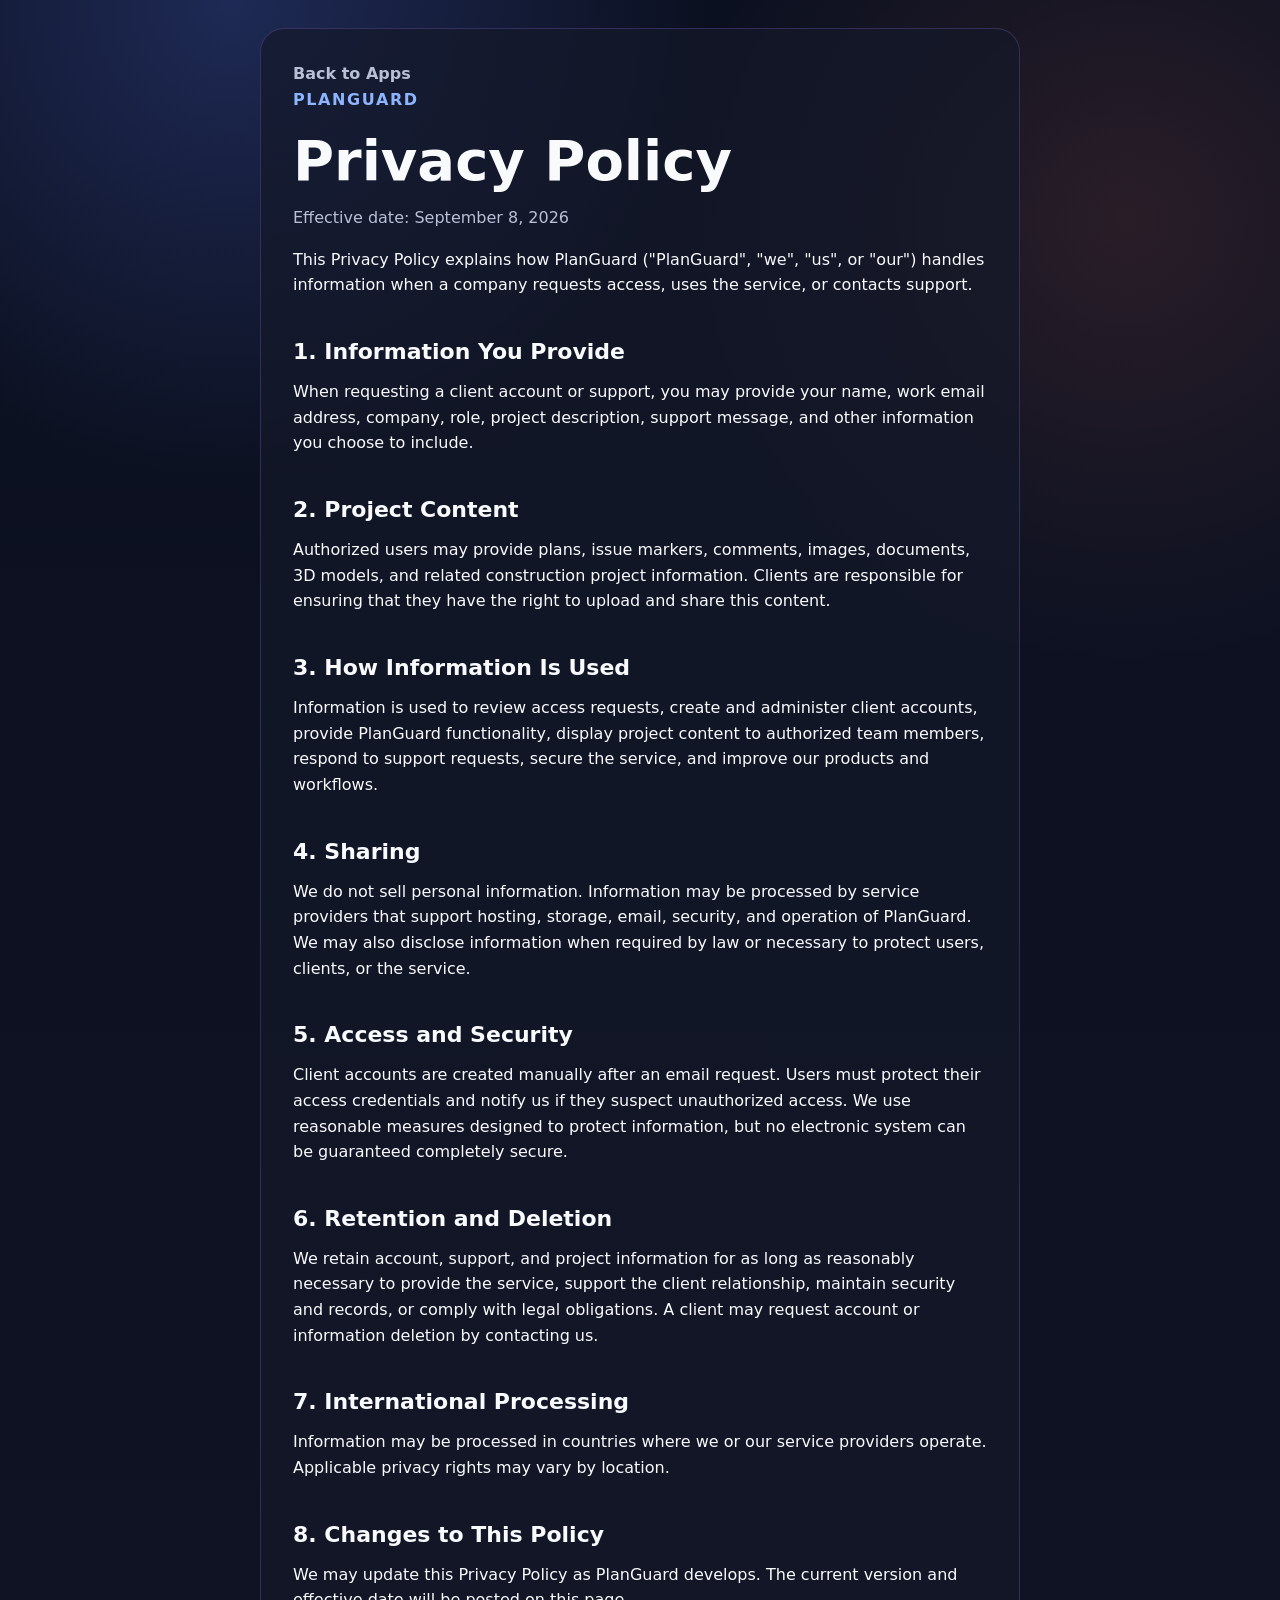
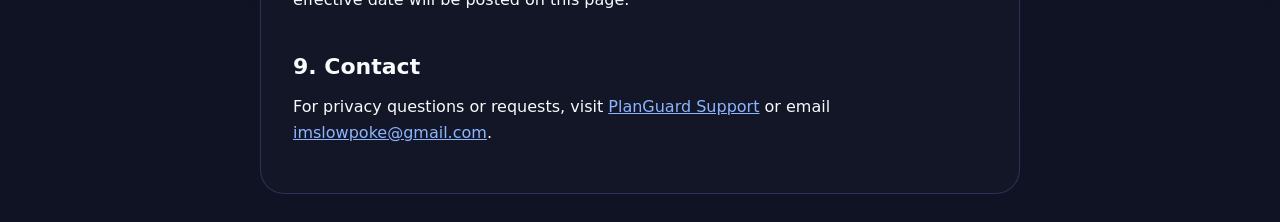
<file: planguard/privacy_policy/index.html>
<!doctype html>
<html lang="en">
<head>
  <meta charset="utf-8">
  <meta name="viewport" content="width=device-width, initial-scale=1">
  <meta name="description" content="Privacy Policy for PlanGuard by Neshta Production.">
  <title>Privacy Policy | PlanGuard</title>
  <link rel="stylesheet" href="../../styles.css">
</head>
<body>
  <main class="page document">
    <a class="back-link" href="../../">Back to Apps</a>
    <p class="eyebrow">PlanGuard</p>
    <h1>Privacy Policy</h1>
    <p class="updated">Effective date: September 8, 2026</p>

    <p>This Privacy Policy explains how PlanGuard ("PlanGuard", "we", "us", or "our") handles information when a company requests access, uses the service, or contacts support.</p>

    <h2>1. Information You Provide</h2>
    <p>When requesting a client account or support, you may provide your name, work email address, company, role, project description, support message, and other information you choose to include.</p>

    <h2>2. Project Content</h2>
    <p>Authorized users may provide plans, issue markers, comments, images, documents, 3D models, and related construction project information. Clients are responsible for ensuring that they have the right to upload and share this content.</p>

    <h2>3. How Information Is Used</h2>
    <p>Information is used to review access requests, create and administer client accounts, provide PlanGuard functionality, display project content to authorized team members, respond to support requests, secure the service, and improve our products and workflows.</p>

    <h2>4. Sharing</h2>
    <p>We do not sell personal information. Information may be processed by service providers that support hosting, storage, email, security, and operation of PlanGuard. We may also disclose information when required by law or necessary to protect users, clients, or the service.</p>

    <h2>5. Access and Security</h2>
    <p>Client accounts are created manually after an email request. Users must protect their access credentials and notify us if they suspect unauthorized access. We use reasonable measures designed to protect information, but no electronic system can be guaranteed completely secure.</p>

    <h2>6. Retention and Deletion</h2>
    <p>We retain account, support, and project information for as long as reasonably necessary to provide the service, support the client relationship, maintain security and records, or comply with legal obligations. A client may request account or information deletion by contacting us.</p>

    <h2>7. International Processing</h2>
    <p>Information may be processed in countries where we or our service providers operate. Applicable privacy rights may vary by location.</p>

    <h2>8. Changes to This Policy</h2>
    <p>We may update this Privacy Policy as PlanGuard develops. The current version and effective date will be posted on this page.</p>

    <h2>9. Contact</h2>
    <p>For privacy questions or requests, visit <a href="../support/">PlanGuard Support</a> or email <a href="mailto:imslowpoke@gmail.com?subject=PlanGuard%20Privacy">imslowpoke@gmail.com</a>.</p>
  </main>
</body>
</html>
</file>
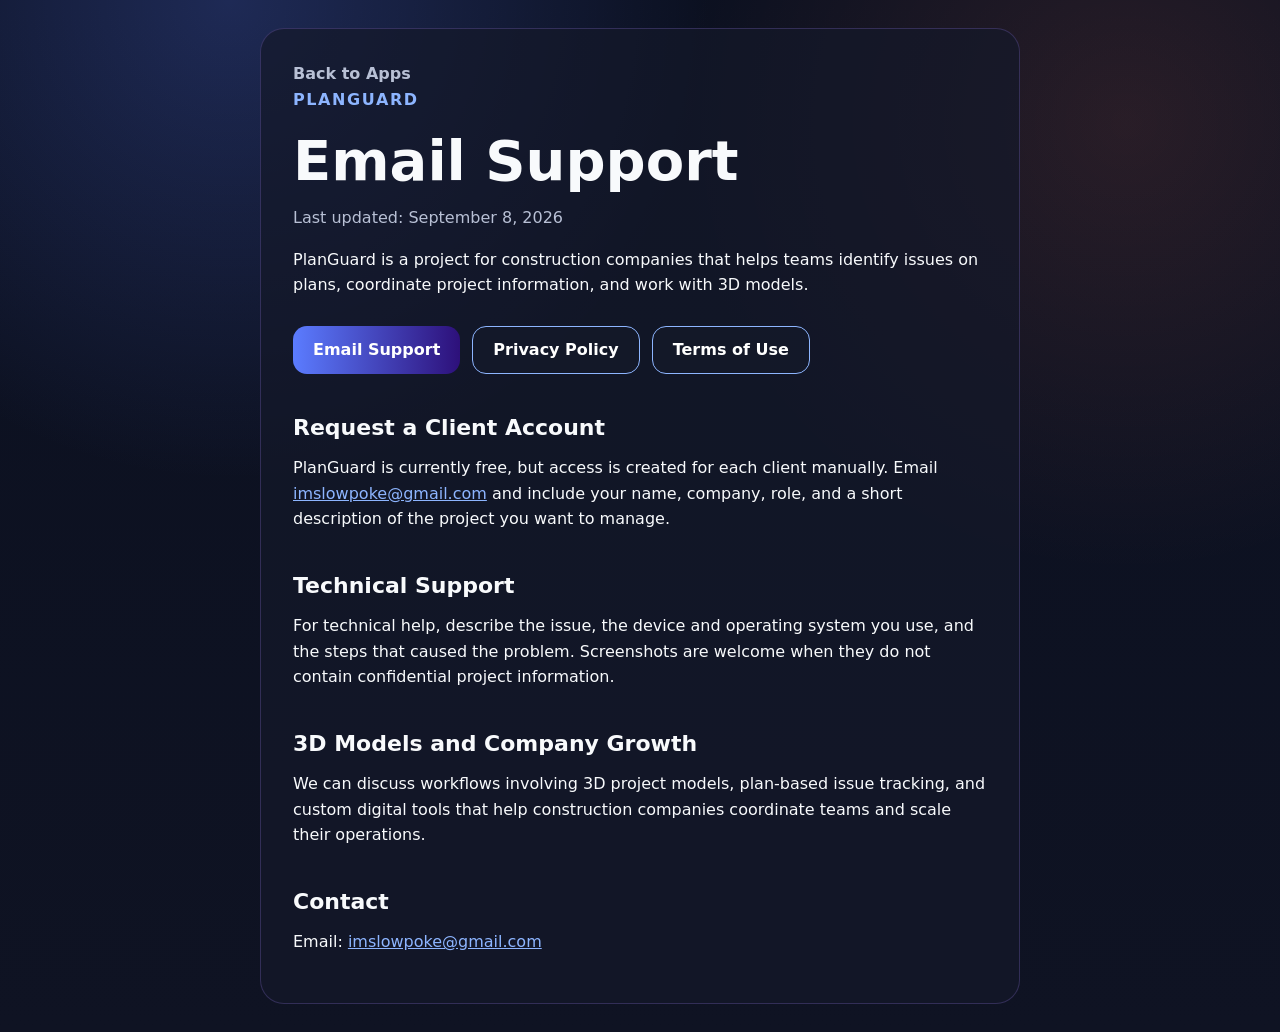
<file: planguard/support/index.html>
<!doctype html>
<html lang="en">
<head>
  <meta charset="utf-8">
  <meta name="viewport" content="width=device-width, initial-scale=1">
  <meta name="description" content="PlanGuard client account requests and email support.">
  <title>Email Support | PlanGuard</title>
  <link rel="stylesheet" href="../../styles.css">
</head>
<body>
  <main class="page document">
    <a class="back-link" href="../../">Back to Apps</a>
    <p class="eyebrow">PlanGuard</p>
    <h1>Email Support</h1>
    <p class="updated">Last updated: September 8, 2026</p>

    <p>PlanGuard is a project for construction companies that helps teams identify issues on plans, coordinate project information, and work with 3D models.</p>

    <div class="actions">
      <a class="button" href="mailto:imslowpoke@gmail.com?subject=PlanGuard%20Support">Email Support</a>
      <a class="button secondary" href="../privacy_policy/">Privacy Policy</a>
      <a class="button secondary" href="../terms_of_use/">Terms of Use</a>
    </div>

    <h2>Request a Client Account</h2>
    <p>PlanGuard is currently free, but access is created for each client manually. Email <a href="mailto:imslowpoke@gmail.com?subject=PlanGuard%20Client%20Account">imslowpoke@gmail.com</a> and include your name, company, role, and a short description of the project you want to manage.</p>

    <h2>Technical Support</h2>
    <p>For technical help, describe the issue, the device and operating system you use, and the steps that caused the problem. Screenshots are welcome when they do not contain confidential project information.</p>

    <h2>3D Models and Company Growth</h2>
    <p>We can discuss workflows involving 3D project models, plan-based issue tracking, and custom digital tools that help construction companies coordinate teams and scale their operations.</p>

    <h2>Contact</h2>
    <p>Email: <a href="mailto:imslowpoke@gmail.com?subject=PlanGuard%20Support">imslowpoke@gmail.com</a></p>
  </main>
</body>
</html>
</file>
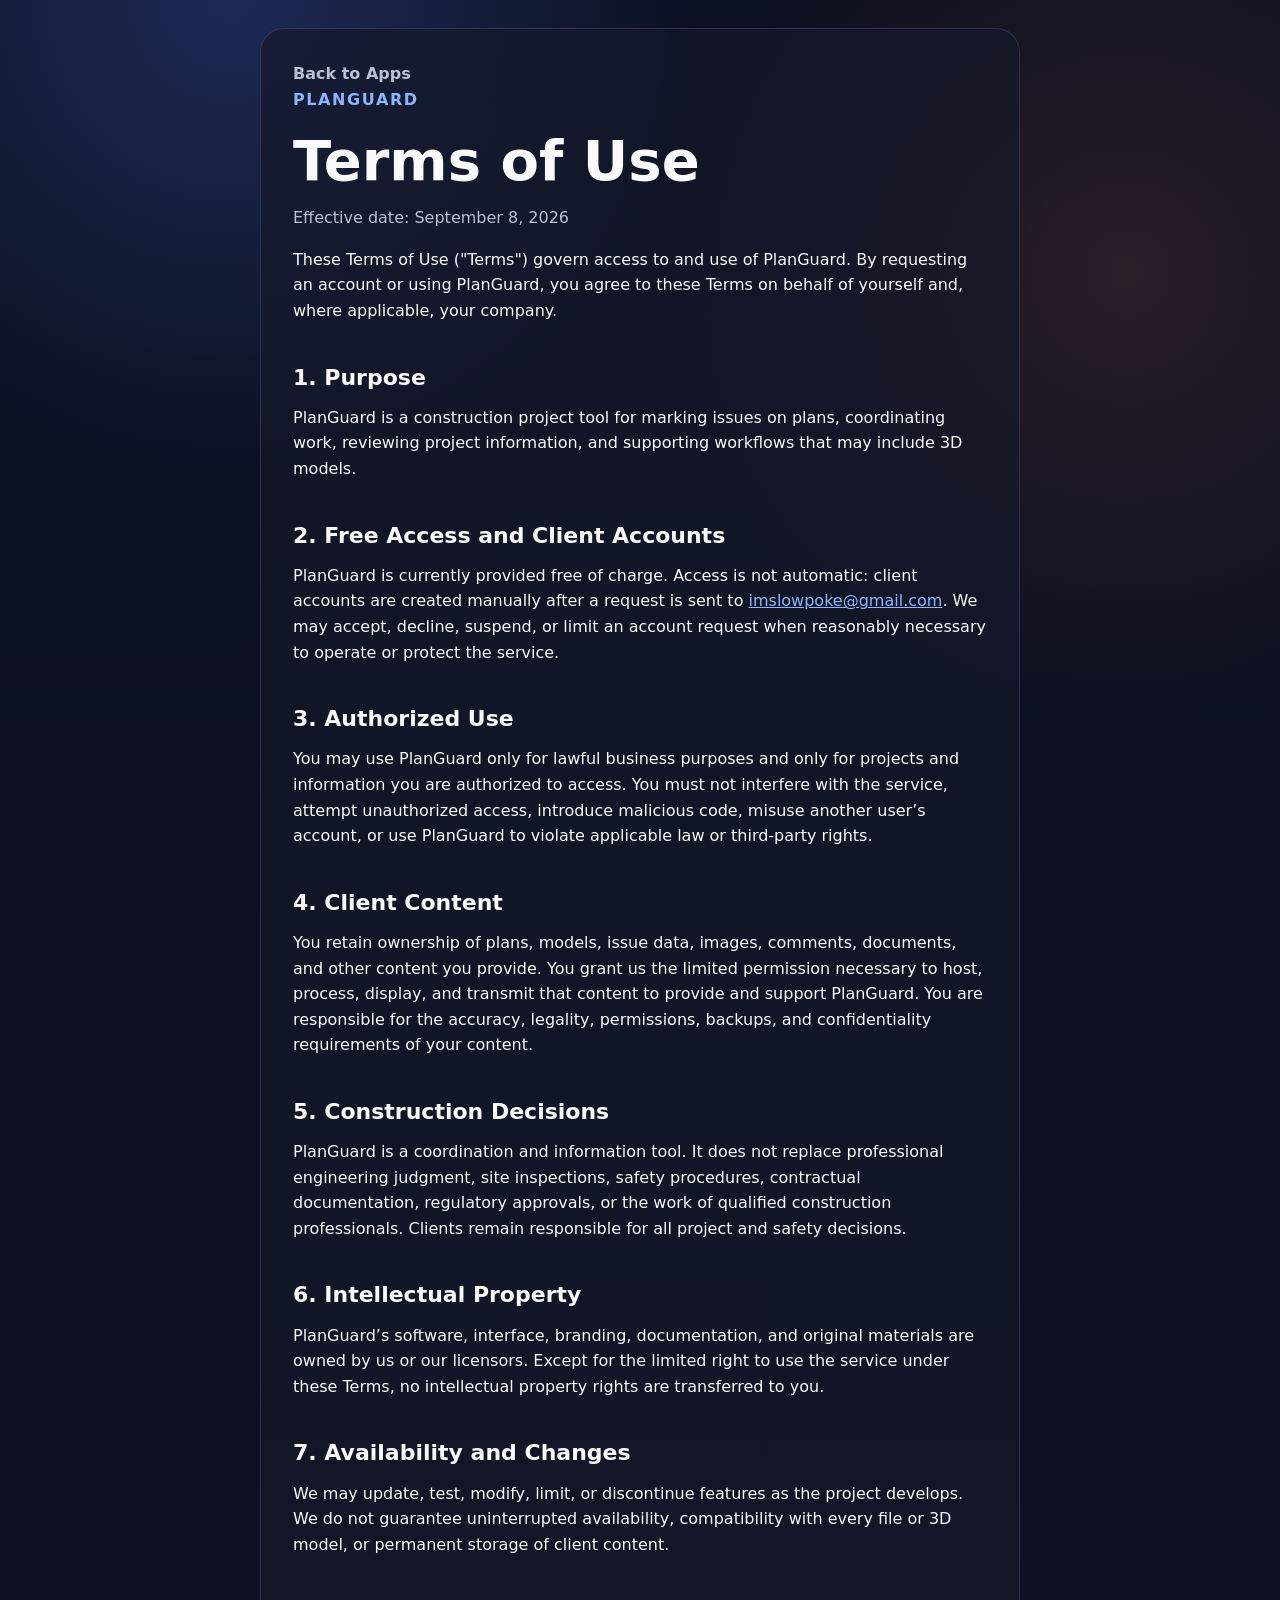
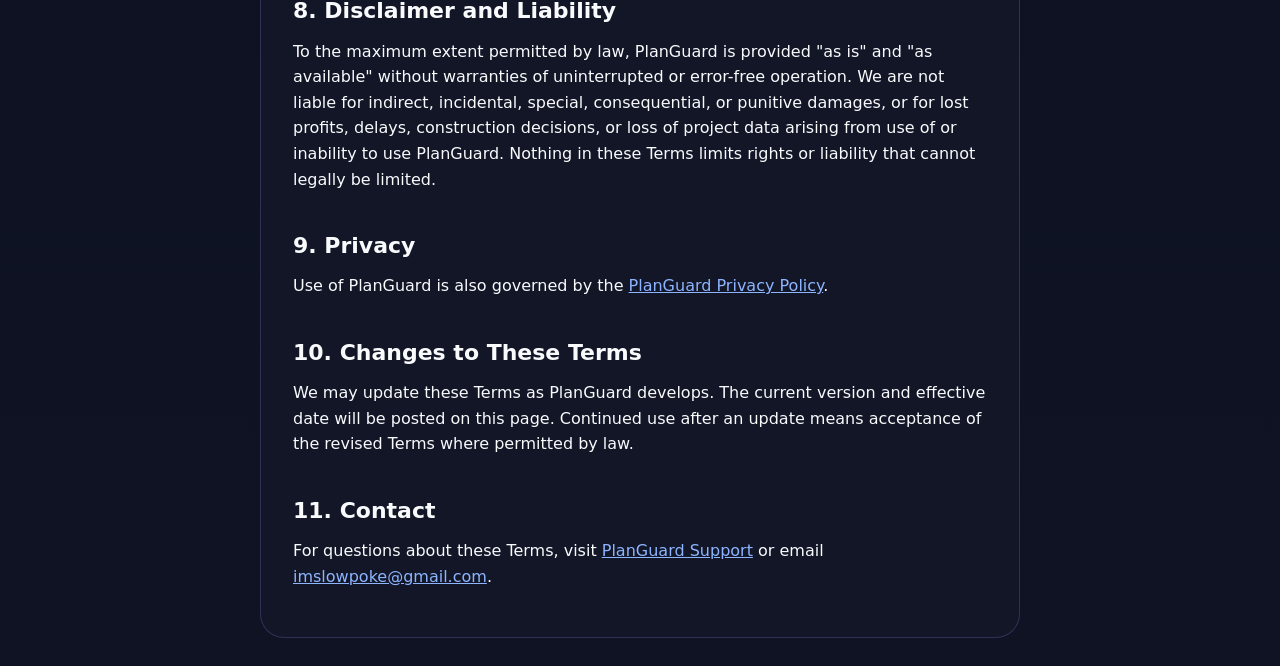
<file: planguard/terms_of_use/index.html>
<!doctype html>
<html lang="en">
<head>
  <meta charset="utf-8">
  <meta name="viewport" content="width=device-width, initial-scale=1">
  <meta name="description" content="Terms of Use for PlanGuard by Neshta Production.">
  <title>Terms of Use | PlanGuard</title>
  <link rel="stylesheet" href="../../styles.css">
</head>
<body>
  <main class="page document">
    <a class="back-link" href="../../">Back to Apps</a>
    <p class="eyebrow">PlanGuard</p>
    <h1>Terms of Use</h1>
    <p class="updated">Effective date: September 8, 2026</p>

    <p>These Terms of Use ("Terms") govern access to and use of PlanGuard. By requesting an account or using PlanGuard, you agree to these Terms on behalf of yourself and, where applicable, your company.</p>

    <h2>1. Purpose</h2>
    <p>PlanGuard is a construction project tool for marking issues on plans, coordinating work, reviewing project information, and supporting workflows that may include 3D models.</p>

    <h2>2. Free Access and Client Accounts</h2>
    <p>PlanGuard is currently provided free of charge. Access is not automatic: client accounts are created manually after a request is sent to <a href="mailto:imslowpoke@gmail.com?subject=PlanGuard%20Client%20Account">imslowpoke@gmail.com</a>. We may accept, decline, suspend, or limit an account request when reasonably necessary to operate or protect the service.</p>

    <h2>3. Authorized Use</h2>
    <p>You may use PlanGuard only for lawful business purposes and only for projects and information you are authorized to access. You must not interfere with the service, attempt unauthorized access, introduce malicious code, misuse another user’s account, or use PlanGuard to violate applicable law or third-party rights.</p>

    <h2>4. Client Content</h2>
    <p>You retain ownership of plans, models, issue data, images, comments, documents, and other content you provide. You grant us the limited permission necessary to host, process, display, and transmit that content to provide and support PlanGuard. You are responsible for the accuracy, legality, permissions, backups, and confidentiality requirements of your content.</p>

    <h2>5. Construction Decisions</h2>
    <p>PlanGuard is a coordination and information tool. It does not replace professional engineering judgment, site inspections, safety procedures, contractual documentation, regulatory approvals, or the work of qualified construction professionals. Clients remain responsible for all project and safety decisions.</p>

    <h2>6. Intellectual Property</h2>
    <p>PlanGuard’s software, interface, branding, documentation, and original materials are owned by us or our licensors. Except for the limited right to use the service under these Terms, no intellectual property rights are transferred to you.</p>

    <h2>7. Availability and Changes</h2>
    <p>We may update, test, modify, limit, or discontinue features as the project develops. We do not guarantee uninterrupted availability, compatibility with every file or 3D model, or permanent storage of client content.</p>

    <h2>8. Disclaimer and Liability</h2>
    <p>To the maximum extent permitted by law, PlanGuard is provided "as is" and "as available" without warranties of uninterrupted or error-free operation. We are not liable for indirect, incidental, special, consequential, or punitive damages, or for lost profits, delays, construction decisions, or loss of project data arising from use of or inability to use PlanGuard. Nothing in these Terms limits rights or liability that cannot legally be limited.</p>

    <h2>9. Privacy</h2>
    <p>Use of PlanGuard is also governed by the <a href="../privacy_policy/">PlanGuard Privacy Policy</a>.</p>

    <h2>10. Changes to These Terms</h2>
    <p>We may update these Terms as PlanGuard develops. The current version and effective date will be posted on this page. Continued use after an update means acceptance of the revised Terms where permitted by law.</p>

    <h2>11. Contact</h2>
    <p>For questions about these Terms, visit <a href="../support/">PlanGuard Support</a> or email <a href="mailto:imslowpoke@gmail.com?subject=PlanGuard%20Terms">imslowpoke@gmail.com</a>.</p>
  </main>
</body>
</html>
</file>
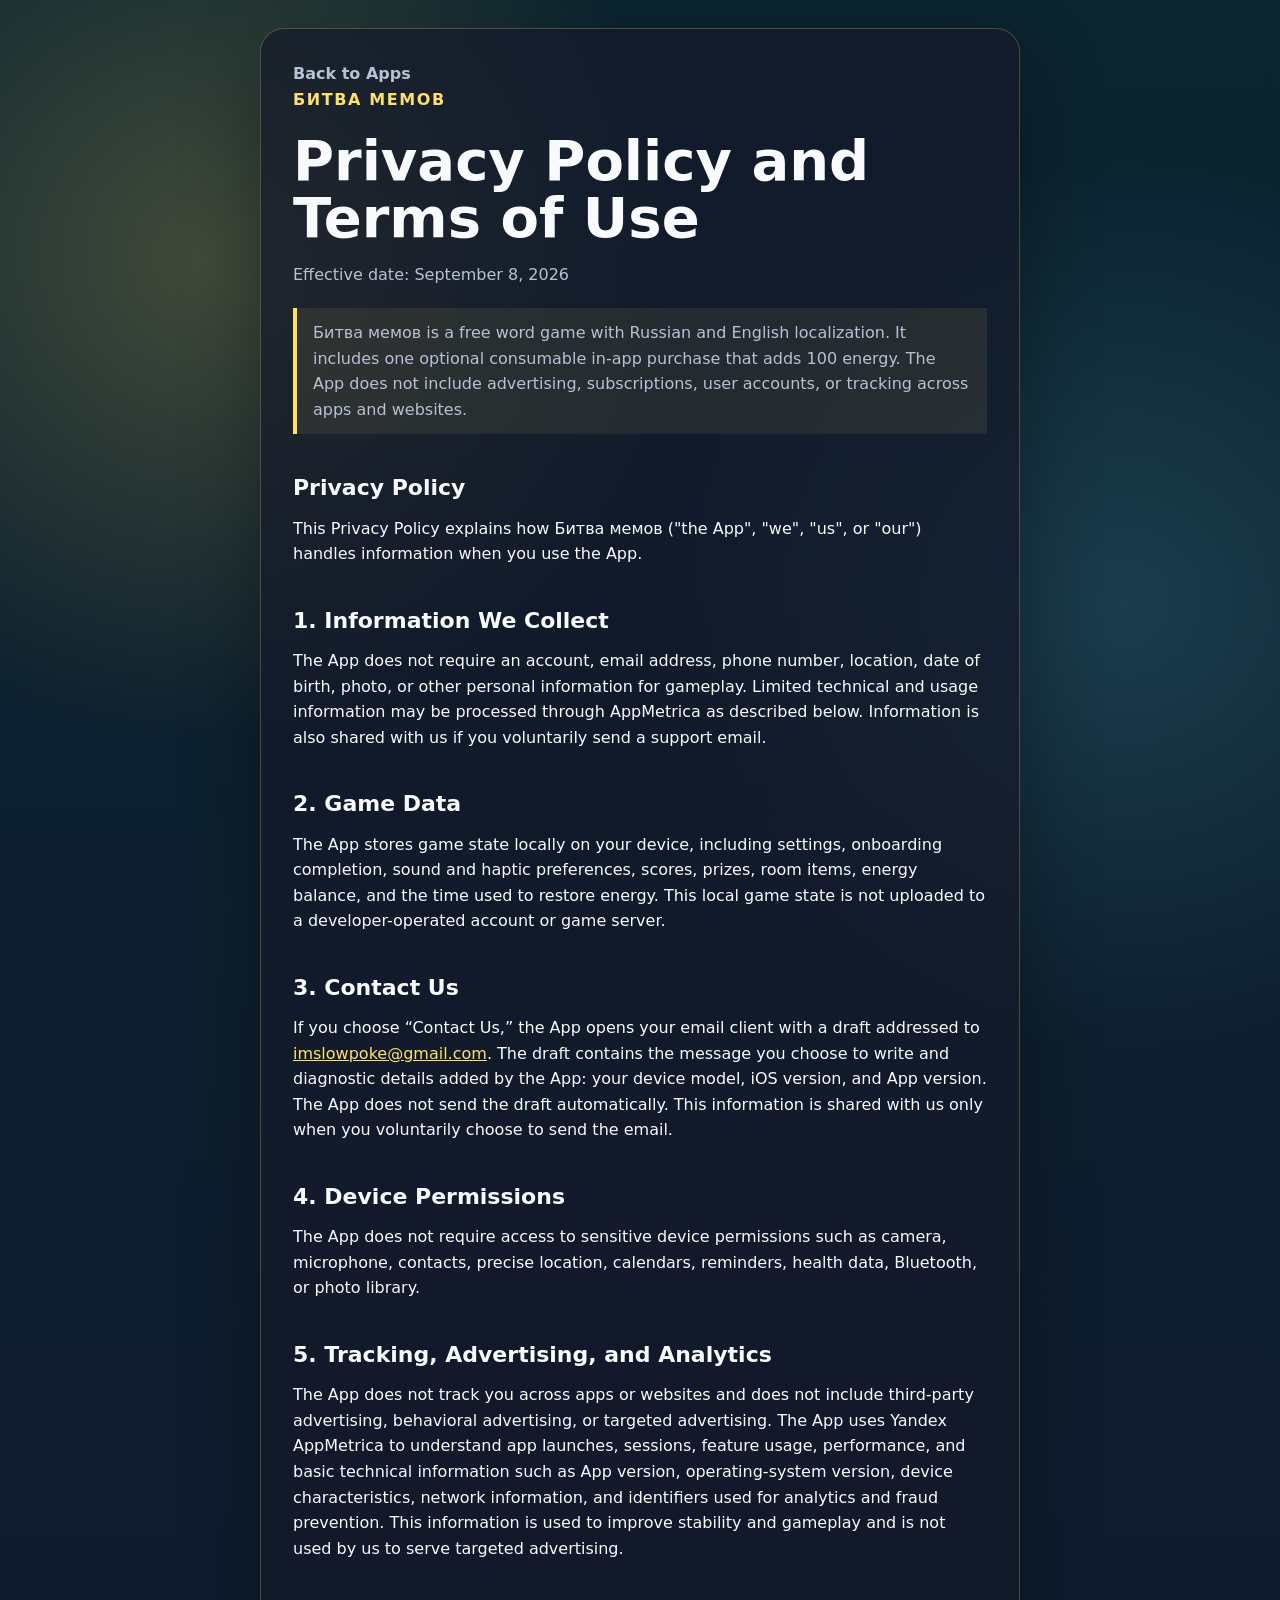
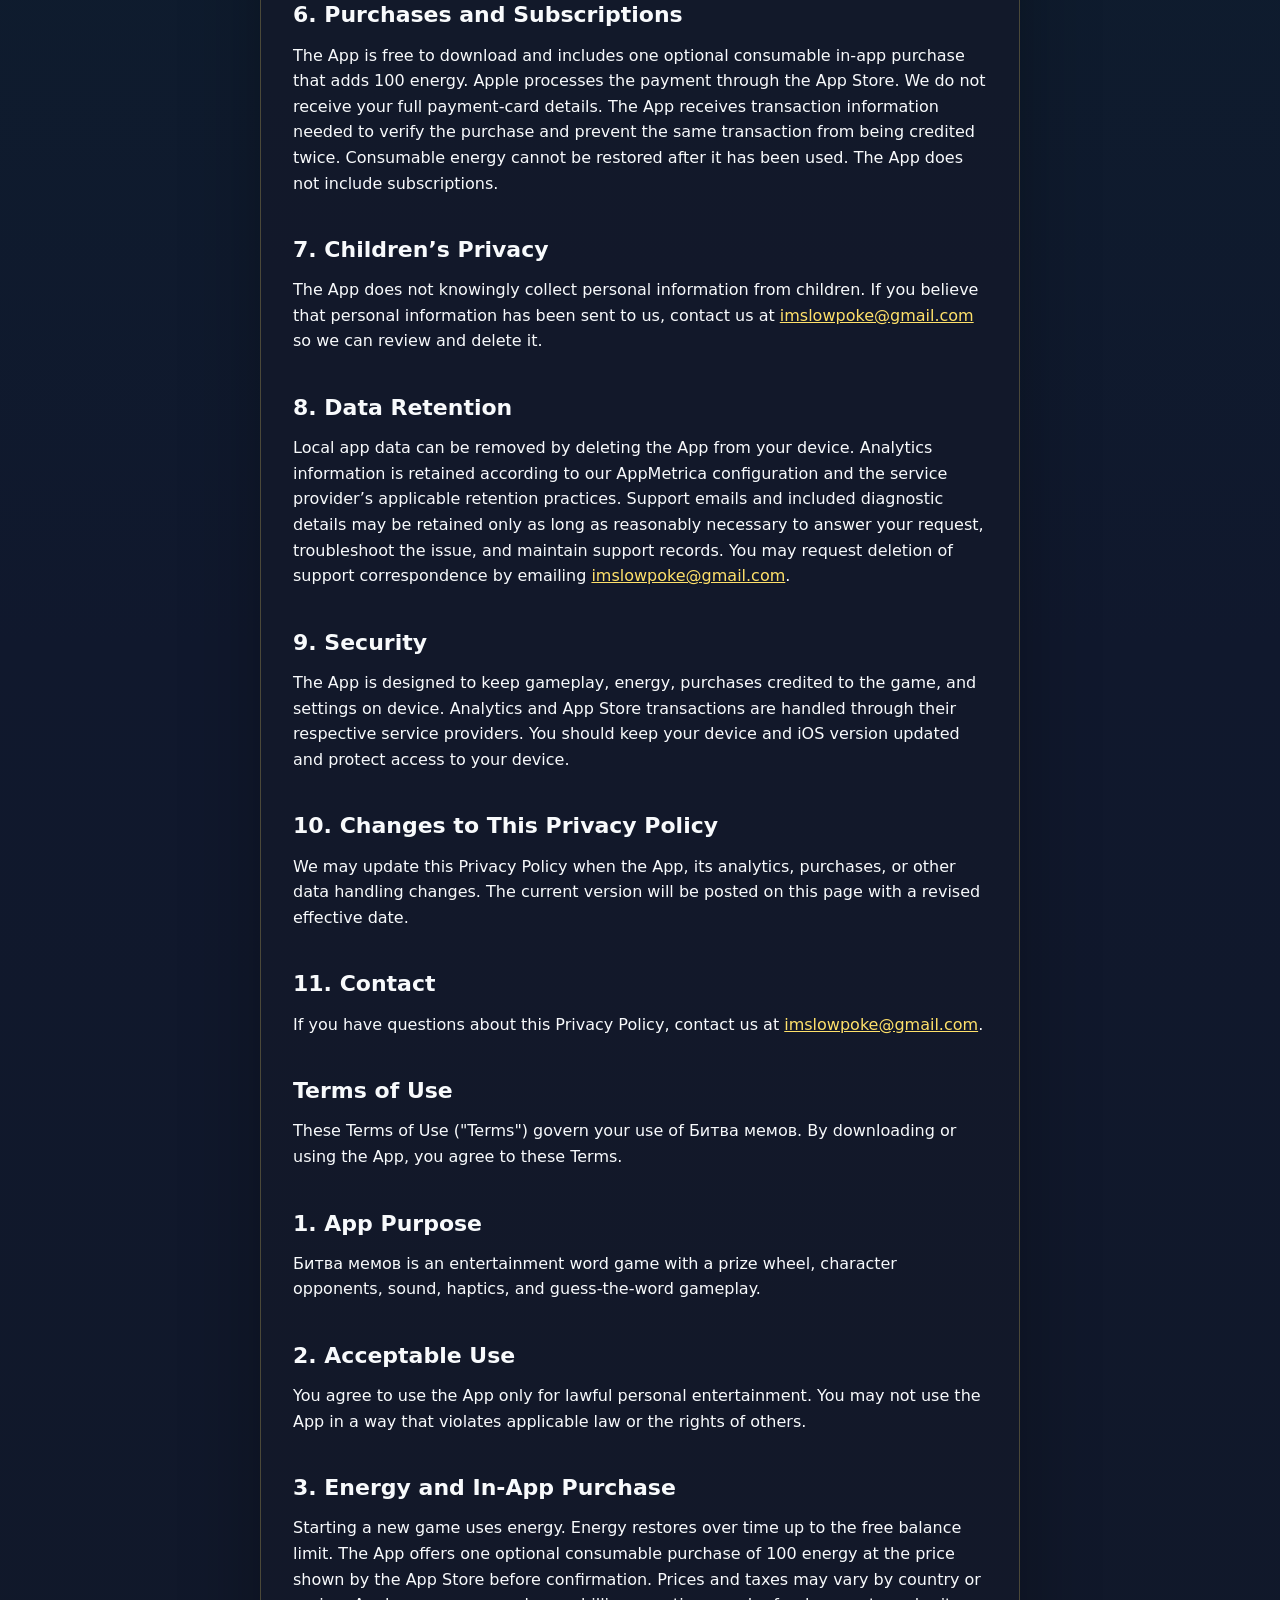
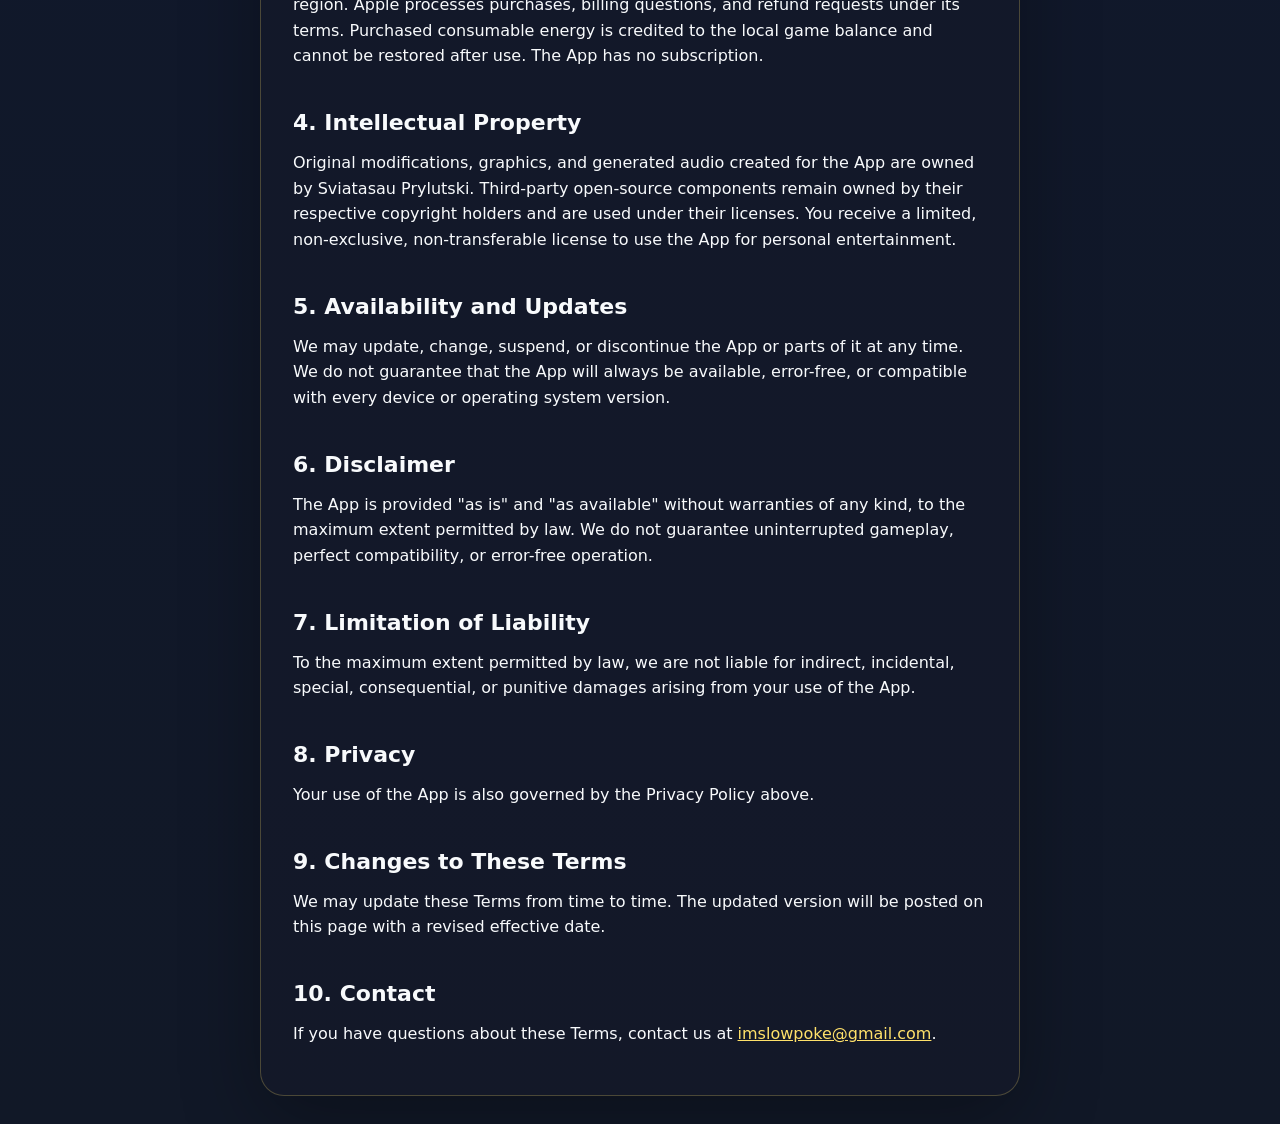
<file: bitva-memov.html>
<!doctype html>
<html lang="en">
<head>
  <meta charset="utf-8">
  <meta name="viewport" content="width=device-width, initial-scale=1">
  <title>Privacy Policy and Terms of Use | Битва мемов</title>
  <link rel="stylesheet" href="styles.css">
  <style>
    :root {
      --accent: #ffe16a;
      --accent-strong: #59bdd1;
    }

    body {
      background:
        radial-gradient(circle at 16% 6%, rgba(255, 216, 91, 0.22), transparent 30rem),
        radial-gradient(circle at 88% 14%, rgba(89, 189, 209, 0.18), transparent 28rem),
        linear-gradient(180deg, #0b2430 0%, #10182d 52%, #111827 100%);
    }

    .document {
      border-color: rgba(255, 225, 106, 0.24);
      box-shadow: 0 24px 80px rgba(0, 0, 0, 0.3);
    }

    .notice {
      border-left: 4px solid var(--accent);
      padding: 12px 16px;
      margin: 20px 0;
      background: rgba(255, 225, 106, 0.08);
      color: var(--muted);
    }
  </style>
</head>
<body>
  <main class="page document">
    <a class="back-link" href="index.html">Back to Apps</a>
    <p class="eyebrow">Битва мемов</p>
    <h1>Privacy Policy and Terms of Use</h1>
    <p class="updated">Effective date: September 8, 2026</p>

    <p class="notice">Битва мемов is a free word game with Russian and English localization. It includes one optional consumable in-app purchase that adds 100 energy. The App does not include advertising, subscriptions, user accounts, or tracking across apps and websites.</p>

    <h2>Privacy Policy</h2>
    <p>This Privacy Policy explains how Битва мемов ("the App", "we", "us", or "our") handles information when you use the App.</p>

    <h2>1. Information We Collect</h2>
    <p>The App does not require an account, email address, phone number, location, date of birth, photo, or other personal information for gameplay. Limited technical and usage information may be processed through AppMetrica as described below. Information is also shared with us if you voluntarily send a support email.</p>

    <h2>2. Game Data</h2>
    <p>The App stores game state locally on your device, including settings, onboarding completion, sound and haptic preferences, scores, prizes, room items, energy balance, and the time used to restore energy. This local game state is not uploaded to a developer-operated account or game server.</p>

    <h2>3. Contact Us</h2>
    <p>If you choose “Contact Us,” the App opens your email client with a draft addressed to <a href="mailto:imslowpoke@gmail.com">imslowpoke@gmail.com</a>. The draft contains the message you choose to write and diagnostic details added by the App: your device model, iOS version, and App version. The App does not send the draft automatically. This information is shared with us only when you voluntarily choose to send the email.</p>

    <h2>4. Device Permissions</h2>
    <p>The App does not require access to sensitive device permissions such as camera, microphone, contacts, precise location, calendars, reminders, health data, Bluetooth, or photo library.</p>

    <h2>5. Tracking, Advertising, and Analytics</h2>
    <p>The App does not track you across apps or websites and does not include third-party advertising, behavioral advertising, or targeted advertising. The App uses Yandex AppMetrica to understand app launches, sessions, feature usage, performance, and basic technical information such as App version, operating-system version, device characteristics, network information, and identifiers used for analytics and fraud prevention. This information is used to improve stability and gameplay and is not used by us to serve targeted advertising.</p>

    <h2>6. Purchases and Subscriptions</h2>
    <p>The App is free to download and includes one optional consumable in-app purchase that adds 100 energy. Apple processes the payment through the App Store. We do not receive your full payment-card details. The App receives transaction information needed to verify the purchase and prevent the same transaction from being credited twice. Consumable energy cannot be restored after it has been used. The App does not include subscriptions.</p>

    <h2>7. Children’s Privacy</h2>
    <p>The App does not knowingly collect personal information from children. If you believe that personal information has been sent to us, contact us at <a href="mailto:imslowpoke@gmail.com">imslowpoke@gmail.com</a> so we can review and delete it.</p>

    <h2>8. Data Retention</h2>
    <p>Local app data can be removed by deleting the App from your device. Analytics information is retained according to our AppMetrica configuration and the service provider’s applicable retention practices. Support emails and included diagnostic details may be retained only as long as reasonably necessary to answer your request, troubleshoot the issue, and maintain support records. You may request deletion of support correspondence by emailing <a href="mailto:imslowpoke@gmail.com">imslowpoke@gmail.com</a>.</p>

    <h2>9. Security</h2>
    <p>The App is designed to keep gameplay, energy, purchases credited to the game, and settings on device. Analytics and App Store transactions are handled through their respective service providers. You should keep your device and iOS version updated and protect access to your device.</p>

    <h2>10. Changes to This Privacy Policy</h2>
    <p>We may update this Privacy Policy when the App, its analytics, purchases, or other data handling changes. The current version will be posted on this page with a revised effective date.</p>

    <h2>11. Contact</h2>
    <p>If you have questions about this Privacy Policy, contact us at <a href="mailto:imslowpoke@gmail.com">imslowpoke@gmail.com</a>.</p>

    <h2>Terms of Use</h2>
    <p>These Terms of Use ("Terms") govern your use of Битва мемов. By downloading or using the App, you agree to these Terms.</p>

    <h2>1. App Purpose</h2>
    <p>Битва мемов is an entertainment word game with a prize wheel, character opponents, sound, haptics, and guess-the-word gameplay.</p>

    <h2>2. Acceptable Use</h2>
    <p>You agree to use the App only for lawful personal entertainment. You may not use the App in a way that violates applicable law or the rights of others.</p>

    <h2>3. Energy and In-App Purchase</h2>
    <p>Starting a new game uses energy. Energy restores over time up to the free balance limit. The App offers one optional consumable purchase of 100 energy at the price shown by the App Store before confirmation. Prices and taxes may vary by country or region. Apple processes purchases, billing questions, and refund requests under its terms. Purchased consumable energy is credited to the local game balance and cannot be restored after use. The App has no subscription.</p>

    <h2>4. Intellectual Property</h2>
    <p>Original modifications, graphics, and generated audio created for the App are owned by Sviatasau Prylutski. Third-party open-source components remain owned by their respective copyright holders and are used under their licenses. You receive a limited, non-exclusive, non-transferable license to use the App for personal entertainment.</p>

    <h2>5. Availability and Updates</h2>
    <p>We may update, change, suspend, or discontinue the App or parts of it at any time. We do not guarantee that the App will always be available, error-free, or compatible with every device or operating system version.</p>

    <h2>6. Disclaimer</h2>
    <p>The App is provided "as is" and "as available" without warranties of any kind, to the maximum extent permitted by law. We do not guarantee uninterrupted gameplay, perfect compatibility, or error-free operation.</p>

    <h2>7. Limitation of Liability</h2>
    <p>To the maximum extent permitted by law, we are not liable for indirect, incidental, special, consequential, or punitive damages arising from your use of the App.</p>

    <h2>8. Privacy</h2>
    <p>Your use of the App is also governed by the Privacy Policy above.</p>

    <h2>9. Changes to These Terms</h2>
    <p>We may update these Terms from time to time. The updated version will be posted on this page with a revised effective date.</p>

    <h2>10. Contact</h2>
    <p>If you have questions about these Terms, contact us at <a href="mailto:imslowpoke@gmail.com">imslowpoke@gmail.com</a>.</p>
  </main>
</body>
</html>
</file>
<file: styles.css>
:root {
  color-scheme: dark;
  --background: #0b1020;
  --panel: #151b2e;
  --panel-strong: #1b2238;
  --text: #f8fafc;
  --muted: #b8c0d5;
  --accent: #8db5ff;
  --accent-strong: #5b7cff;
  --border: rgba(255, 255, 255, 0.12);
}

* {
  box-sizing: border-box;
}

body {
  margin: 0;
  min-height: 100vh;
  font-family: Inter, ui-sans-serif, system-ui, -apple-system, BlinkMacSystemFont, "Segoe UI", sans-serif;
  line-height: 1.6;
  color: var(--text);
  background:
    radial-gradient(circle at 18% 0%, rgba(91, 124, 255, 0.24), transparent 30rem),
    radial-gradient(circle at 88% 12%, rgba(255, 122, 89, 0.12), transparent 28rem),
    linear-gradient(180deg, #0b1020 0%, #0f1323 100%);
}

a {
  color: var(--accent);
}

.page {
  width: min(920px, 100%);
  margin: 0 auto;
  padding: 56px 20px;
}

.hero {
  min-height: calc(100vh - 96px);
  display: flex;
  flex-direction: column;
  align-items: flex-start;
  justify-content: center;
}

.apps-page {
  width: min(1080px, 100%);
}

.apps-hero {
  padding: 36px 0 32px;
  border-bottom: 1px solid var(--border);
}

.eyebrow {
  margin: 0 0 12px;
  color: var(--accent);
  font-weight: 800;
  letter-spacing: 0.1em;
  text-transform: uppercase;
}

h1 {
  margin: 0 0 16px;
  font-size: clamp(40px, 7vw, 72px);
  line-height: 1.02;
}

h2 {
  margin: 36px 0 10px;
  font-size: 22px;
}

p {
  margin: 0 0 16px;
}

.lede {
  max-width: 720px;
  color: var(--muted);
  font-size: 20px;
}

.actions {
  display: flex;
  flex-wrap: wrap;
  gap: 12px;
  margin-top: 28px;
}

.button {
  display: inline-flex;
  align-items: center;
  justify-content: center;
  min-height: 48px;
  padding: 0 20px;
  border-radius: 14px;
  color: white;
  text-decoration: none;
  font-weight: 800;
  background: linear-gradient(90deg, var(--accent-strong), #2d107a);
}

.button.secondary {
  border: 1px solid var(--accent);
  background: rgba(20, 25, 42, 0.78);
}

.apps-grid {
  display: grid;
  grid-template-columns: repeat(2, minmax(0, 1fr));
  gap: 20px;
  padding-top: 28px;
}

.app-card {
  display: grid;
  grid-template-columns: 96px 1fr;
  gap: 20px;
  min-height: 238px;
  padding: 24px;
  border: 1px solid var(--border);
  border-radius: 24px;
  background: rgba(21, 27, 46, 0.82);
  box-shadow: 0 24px 80px rgba(0, 0, 0, 0.22);
  backdrop-filter: blur(16px);
}

.app-card-buslik {
  background: rgba(28, 23, 30, 0.82);
}

.app-card-inner-mirror {
  background:
    radial-gradient(circle at 12% 0%, rgba(255, 255, 255, 0.1), transparent 18rem),
    rgba(2, 2, 3, 0.94);
}

.app-card-pole-memov {
  background:
    radial-gradient(circle at 18% 0%, rgba(255, 216, 91, 0.2), transparent 16rem),
    radial-gradient(circle at 92% 100%, rgba(89, 189, 209, 0.18), transparent 18rem),
    rgba(17, 64, 76, 0.88);
}

.app-card-calendout {
  background:
    radial-gradient(circle at 12% 0%, rgba(70, 173, 255, 0.22), transparent 16rem),
    radial-gradient(circle at 92% 100%, rgba(255, 85, 105, 0.14), transparent 18rem),
    rgba(8, 35, 74, 0.9);
}

.app-card-dancehall {
  background:
    radial-gradient(circle at 10% 0%, rgba(197, 24, 68, 0.28), transparent 18rem),
    radial-gradient(circle at 96% 100%, rgba(99, 4, 31, 0.34), transparent 20rem),
    rgba(35, 8, 20, 0.9);
}

.app-card-planguard {
  background: rgba(7, 54, 39, 0.9);
}

.app-card-planguard .app-label,
.app-card-planguard .app-links a {
  color: #8ee8bd;
}

.app-card-planguard .app-links a {
  border-color: rgba(142, 232, 189, 0.65);
}

.icon-frame {
  width: 96px;
  height: 96px;
  padding: 6px;
  border: 1px solid rgba(255, 255, 255, 0.14);
  border-radius: 26px;
  background: rgba(255, 255, 255, 0.06);
}

.app-icon {
  width: 100%;
  height: 100%;
  border-radius: 20px;
  display: block;
  object-fit: cover;
  box-shadow: 0 16px 36px rgba(0, 0, 0, 0.3);
}

.app-copy {
  min-width: 0;
}

.app-copy h2 {
  margin-top: 0;
  margin-bottom: 8px;
  font-size: 28px;
  line-height: 1.15;
}

.app-copy p {
  color: var(--muted);
}

.app-label {
  margin: 0 0 10px;
  color: var(--accent);
  font-size: 12px;
  font-weight: 900;
  letter-spacing: 0.08em;
  text-transform: uppercase;
}

.app-card-buslik .app-label {
  color: #ffb39c;
}

.app-card-inner-mirror .app-label {
  color: #ffffff;
}

.app-card-pole-memov .app-label {
  color: #ffe16a;
}

.app-card-calendout .app-label {
  color: #78d7ff;
}

.app-card-dancehall .app-label {
  color: #ff8ca8;
}

.app-links {
  display: flex;
  flex-wrap: wrap;
  gap: 10px;
  margin-top: 20px;
}

.app-links a {
  display: inline-flex;
  align-items: center;
  min-height: 40px;
  padding: 0 15px;
  border: 1px solid rgba(141, 181, 255, 0.7);
  border-radius: 999px;
  color: #dbe7ff;
  text-decoration: none;
  font-weight: 800;
  background: rgba(255, 255, 255, 0.04);
}

.app-card-buslik .app-links a {
  border-color: rgba(255, 122, 89, 0.78);
  color: #ffb39c;
}

.app-card-inner-mirror .app-links a {
  border-color: rgba(255, 255, 255, 0.72);
  color: #ffffff;
}

.app-card-pole-memov .app-links a {
  border-color: rgba(255, 225, 106, 0.72);
  color: #fff2ad;
}

.app-card-calendout .app-links a {
  border-color: rgba(120, 215, 255, 0.72);
  color: #d9f6ff;
}

.app-card-dancehall .app-links a {
  border-color: rgba(255, 96, 135, 0.72);
  color: #ffd5df;
}

.document {
  max-width: 760px;
}

.document h1 {
  margin-top: 20px;
  font-size: clamp(36px, 6vw, 56px);
}

.updated,
.back-link {
  color: var(--muted);
}

.back-link {
  text-decoration: none;
  font-weight: 700;
}

.document {
  background: rgba(20, 25, 42, 0.7);
  border: 1px solid rgba(163, 131, 255, 0.22);
  border-radius: 24px;
  margin-top: 28px;
  margin-bottom: 28px;
  padding: 32px;
}

@media (max-width: 640px) {
  .page {
    padding: 28px 16px;
  }

  .document {
    border-radius: 0;
    border-left: 0;
    border-right: 0;
    margin: 0;
    padding: 24px 18px;
  }

  .apps-grid {
    grid-template-columns: 1fr;
  }

  .app-card {
    grid-template-columns: 78px 1fr;
    padding: 18px;
    min-height: 0;
  }

  .icon-frame {
    width: 78px;
    height: 78px;
    border-radius: 18px;
  }

  .app-icon {
    border-radius: 14px;
  }
}
</file>
